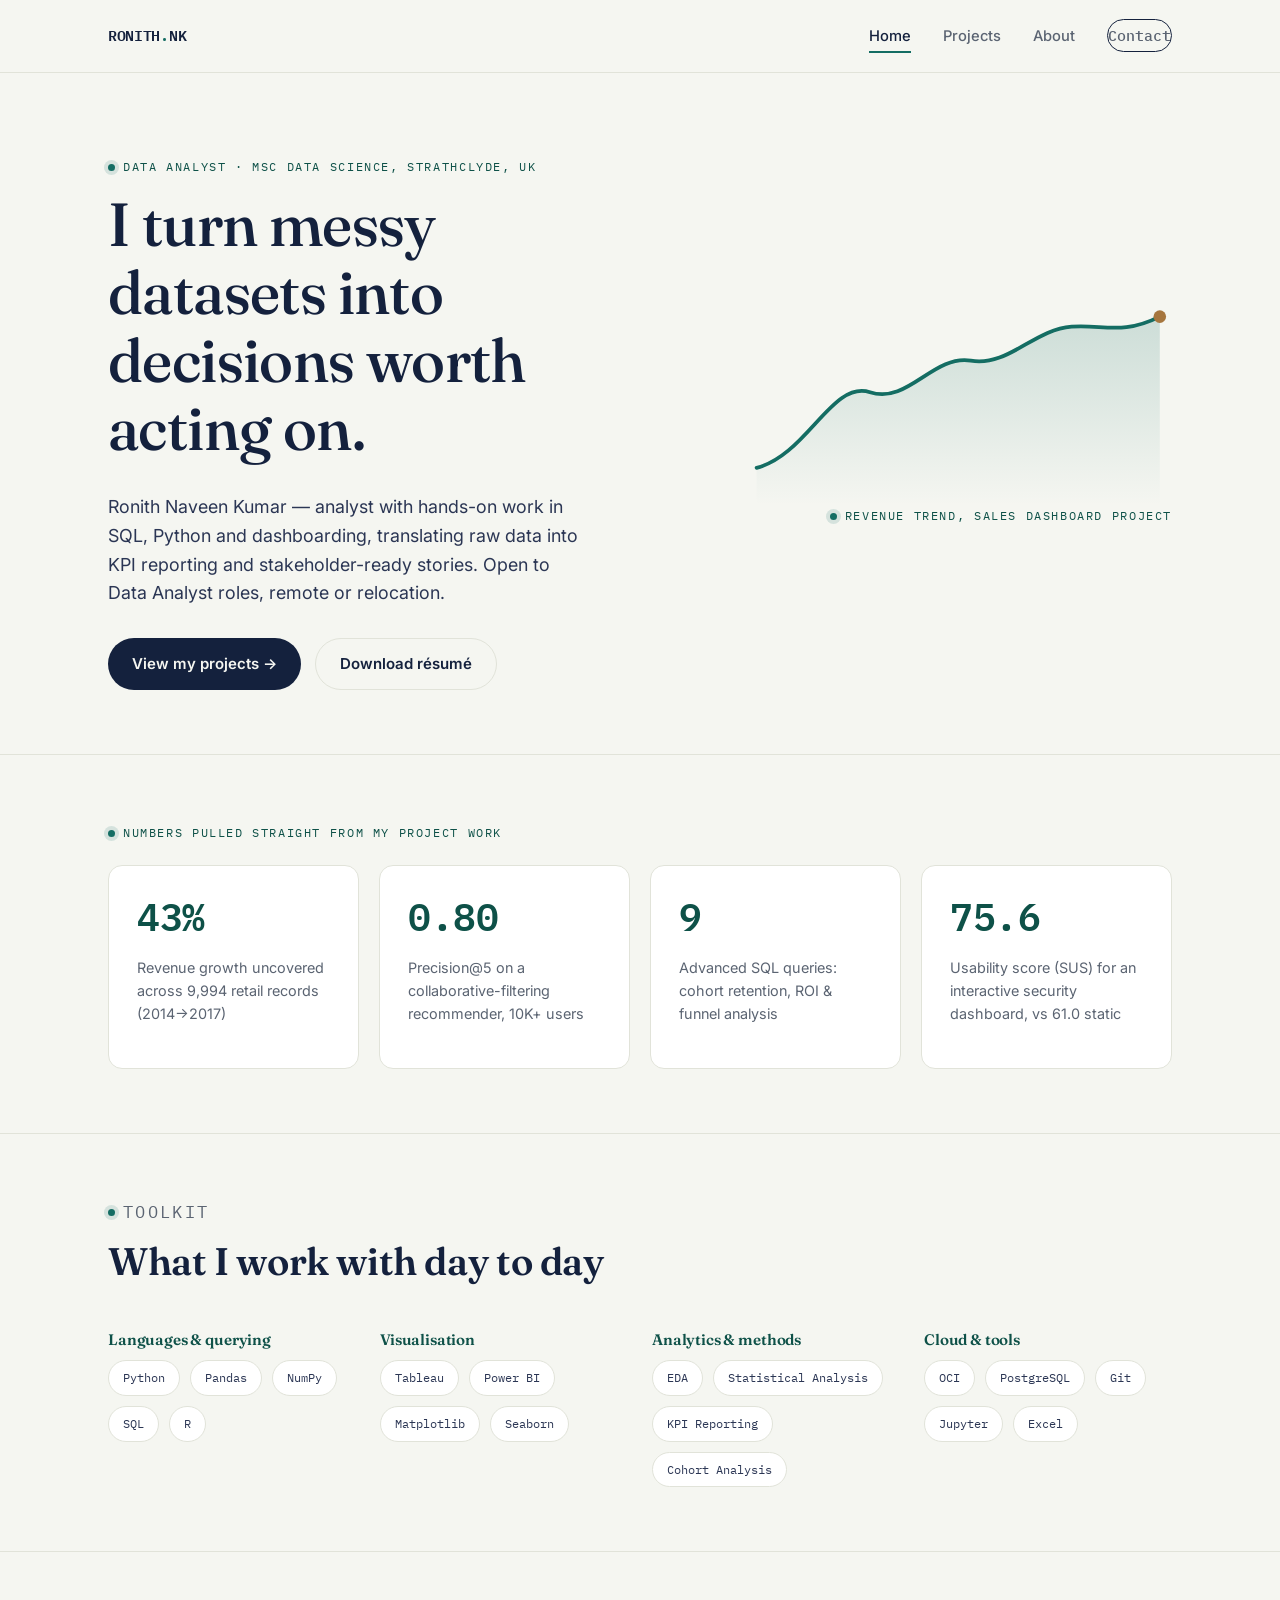
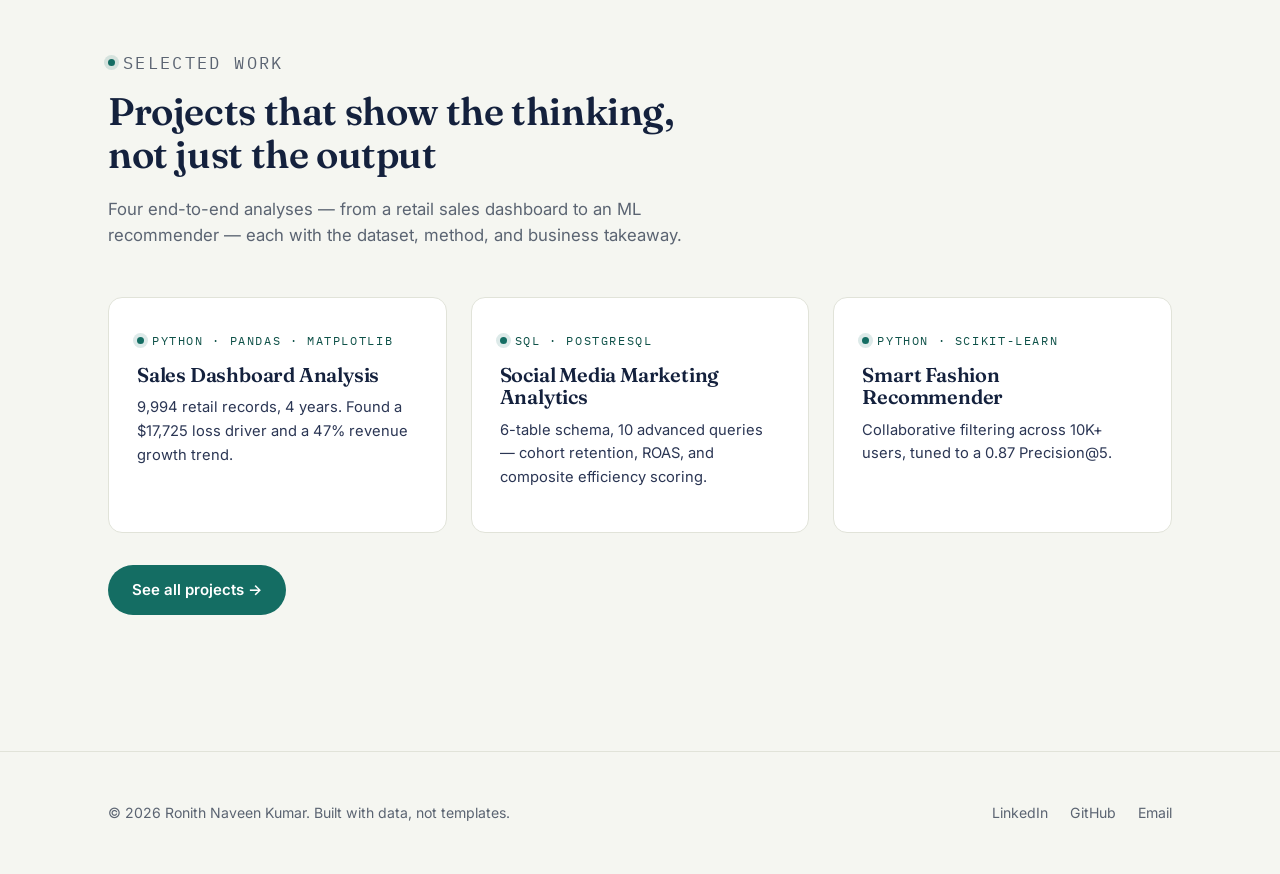
<file: index.html>
<!DOCTYPE html>
<html lang="en">
<head>
<meta charset="UTF-8">
<meta name="viewport" content="width=device-width, initial-scale=1.0">
<title>Ronith Naveen Kumar — Data Analyst</title>
<meta name="description" content="Portfolio of Ronith Naveen Kumar, MSc Data Science graduate and Data Analyst — SQL, Python, Tableau & Power BI.">
<link rel="preconnect" href="https://fonts.googleapis.com">
<link href="https://fonts.googleapis.com/css2?family=Fraunces:opsz,wght@9..144,400;9..144,500;9..144,600&family=Inter:wght@400;500;600;700&family=IBM+Plex+Mono:wght@400;500;600&display=swap" rel="stylesheet">
<link rel="stylesheet" href="style.css">
</head>
<body>

<nav class="site-nav">
  <div class="wrap">
    <a href="index.html" class="nav-mark">RONITH<span>.</span>NK</a>
    <ul class="nav-links">
      <li><a href="index.html" class="active">Home</a></li>
      <li><a href="projects.html">Projects</a></li>
      <li><a href="about.html">About</a></li>
      <li><a href="contact.html" class="nav-cta">Contact</a></li>
    </ul>
    <button class="nav-toggle" aria-label="Toggle menu">☰</button>
  </div>
</nav>

<!-- ============ HERO ============ -->
<header class="section-tight" style="padding-top: 80px; position: relative; overflow: hidden;">
  <div class="wrap" style="display: grid; grid-template-columns: 1.15fr 0.85fr; gap: 56px; align-items: center;">
    <div class="reveal">
      <p class="eyebrow">Data Analyst · MSc Data Science, Strathclyde, UK</p>
      <h1>I turn messy<br>datasets into<br>decisions worth<br>acting on.</h1>
      <p style="font-size: 1.12rem; max-width: 480px; margin-top: 20px;">
        Ronith Naveen Kumar — analyst with hands-on work in SQL, Python and dashboarding,
        translating raw data into KPI reporting and stakeholder-ready stories.
        Open to Data Analyst roles, remote or relocation.
      </p>
      <div style="display: flex; gap: 14px; margin-top: 30px; flex-wrap: wrap;">
        <a href="projects.html" class="btn btn-primary">View my projects →</a>
        <a href="Ronith_Naveen_Kumar_Resume.pdf" class="btn btn-outline" download>Download résumé</a>
      </div>
    </div>

    <div class="reveal reveal-delay-2" style="position: relative;">
      <svg class="hero-spark" viewBox="0 0 340 160" width="100%" style="overflow: visible;">
        <defs>
          <linearGradient id="sparkFade" x1="0" y1="0" x2="0" y2="1">
            <stop offset="0%" stop-color="#146D63" stop-opacity="0.18"/>
            <stop offset="100%" stop-color="#146D63" stop-opacity="0"/>
          </linearGradient>
        </defs>
        <path d="M10,130 C50,120 70,60 100,70 C130,80 150,40 180,45 C210,50 230,20 260,18 C285,16 300,25 330,10"
              fill="none" stroke="#146D63" stroke-width="3" stroke-linecap="round"/>
        <path d="M10,130 C50,120 70,60 100,70 C130,80 150,40 180,45 C210,50 230,20 260,18 C285,16 300,25 330,10 L330,160 L10,160 Z"
              fill="url(#sparkFade)" stroke="none"/>
        <circle cx="330" cy="10" r="5" fill="#A6763E"/>
      </svg>
      <p class="eyebrow" style="margin-top: -6px; justify-content: flex-end; display: flex;">Revenue trend, Sales Dashboard project</p>
    </div>
  </div>
</header>

<hr class="divider">

<!-- ============ KPI TICKER ============ -->
<section class="section-tight">
  <div class="wrap">
    <div class="reveal">
      <p class="eyebrow">Numbers pulled straight from my project work</p>
    </div>
    <div style="display: grid; grid-template-columns: repeat(4, 1fr); gap: 20px; margin-top: 8px;">

      <div class="card reveal reveal-delay-1">
        <h2 style="font-family: var(--font-mono); font-size: 2.4rem; color: var(--teal-dark);">
          <span data-count-to="47" data-suffix="%">0%</span>
        </h2>
        <p style="font-size: 0.9rem; color: var(--muted);">Revenue growth uncovered across 9,994 retail records (2014→2017)</p>
      </div>

      <div class="card reveal reveal-delay-2">
        <h2 style="font-family: var(--font-mono); font-size: 2.4rem; color: var(--teal-dark);">
          <span data-count-to="0.87" data-decimals="2">0.00</span>
        </h2>
        <p style="font-size: 0.9rem; color: var(--muted);">Precision@5 on a collaborative-filtering recommender, 10K+ users</p>
      </div>

      <div class="card reveal reveal-delay-3">
        <h2 style="font-family: var(--font-mono); font-size: 2.4rem; color: var(--teal-dark);">
          <span data-count-to="10">0</span>
        </h2>
        <p style="font-size: 0.9rem; color: var(--muted);">Advanced SQL queries: cohort retention, ROI &amp; funnel analysis</p>
      </div>

      <div class="card reveal reveal-delay-4">
        <h2 style="font-family: var(--font-mono); font-size: 2.4rem; color: var(--teal-dark);">
          <span data-count-to="82.5" data-decimals="1">0.0</span>
        </h2>
        <p style="font-size: 0.9rem; color: var(--muted);">Usability score (SUS) for an interactive security dashboard, vs 61.0 static</p>
      </div>

    </div>
  </div>
</section>

<hr class="divider">

<!-- ============ SKILLS STRIP ============ -->
<section class="section-tight">
  <div class="wrap">
    <div class="section-head reveal">
      <p class="eyebrow">Toolkit</p>
      <h2>What I work with day to day</h2>
    </div>
    <div class="reveal" style="display: grid; grid-template-columns: repeat(4, 1fr); gap: 24px;">
      <div>
        <h3 style="font-size: 0.95rem; color: var(--teal-dark); margin-bottom: 12px;">Languages &amp; querying</h3>
        <div class="chip-row">
          <span class="chip">Python</span><span class="chip">Pandas</span><span class="chip">NumPy</span>
          <span class="chip">SQL</span><span class="chip">R</span>
        </div>
      </div>
      <div>
        <h3 style="font-size: 0.95rem; color: var(--teal-dark); margin-bottom: 12px;">Visualisation</h3>
        <div class="chip-row">
          <span class="chip">Tableau</span><span class="chip">Power BI</span>
          <span class="chip">Matplotlib</span><span class="chip">Seaborn</span>
        </div>
      </div>
      <div>
        <h3 style="font-size: 0.95rem; color: var(--teal-dark); margin-bottom: 12px;">Analytics &amp; methods</h3>
        <div class="chip-row">
          <span class="chip">EDA</span><span class="chip">Statistical Analysis</span>
          <span class="chip">KPI Reporting</span><span class="chip">Cohort Analysis</span>
        </div>
      </div>
      <div>
        <h3 style="font-size: 0.95rem; color: var(--teal-dark); margin-bottom: 12px;">Cloud &amp; tools</h3>
        <div class="chip-row">
          <span class="chip">OCI</span><span class="chip">PostgreSQL</span>
          <span class="chip">Git</span><span class="chip">Jupyter</span><span class="chip">Excel</span>
        </div>
      </div>
    </div>
  </div>
</section>

<hr class="divider">

<!-- ============ FEATURED PROJECTS ============ -->
<section>
  <div class="wrap">
    <div class="section-head reveal">
      <p class="eyebrow">Selected work</p>
      <h2>Projects that show the thinking, not just the output</h2>
      <p>Four end-to-end analyses — from a retail sales dashboard to an ML recommender — each with the dataset, method, and business takeaway.</p>
    </div>

    <div style="display: grid; grid-template-columns: repeat(3, 1fr); gap: 24px;">

      <a href="projects.html#sales-dashboard" class="card reveal reveal-delay-1" style="display: block;">
        <p class="eyebrow">Python · Pandas · Matplotlib</p>
        <h3>Sales Dashboard Analysis</h3>
        <p style="font-size: 0.92rem;">9,994 retail records, 4 years. Found a $17,725 loss driver and a 47% revenue growth trend.</p>
      </a>

      <a href="projects.html#sql-analytics" class="card reveal reveal-delay-2" style="display: block;">
        <p class="eyebrow">SQL · PostgreSQL</p>
        <h3>Social Media Marketing Analytics</h3>
        <p style="font-size: 0.92rem;">6-table schema, 10 advanced queries — cohort retention, ROAS, and composite efficiency scoring.</p>
      </a>

      <a href="projects.html#fashion-recommender" class="card reveal reveal-delay-3" style="display: block;">
        <p class="eyebrow">Python · Scikit-learn</p>
        <h3>Smart Fashion Recommender</h3>
        <p style="font-size: 0.92rem;">Collaborative filtering across 10K+ users, tuned to a 0.87 Precision@5.</p>
      </a>

    </div>

    <div class="reveal" style="margin-top: 32px;">
      <a href="projects.html" class="btn btn-teal">See all projects →</a>
    </div>
  </div>
</section>

<footer>
  <div class="wrap">
    <p>© 2026 Ronith Naveen Kumar. Built with data, not templates.</p>
    <ul class="footer-links">
      <li><a href="https://www.linkedin.com/in/ronithn/" target="_blank" rel="noopener">LinkedIn</a></li>
      <li><a href="https://github.com/Ronith13" target="_blank" rel="noopener">GitHub</a></li>
      <li><a href="mailto:ronith2001@gmail.com">Email</a></li>
    </ul>
  </div>
</footer>

<script src="script.js"></script>
</body>
</html>
</file>
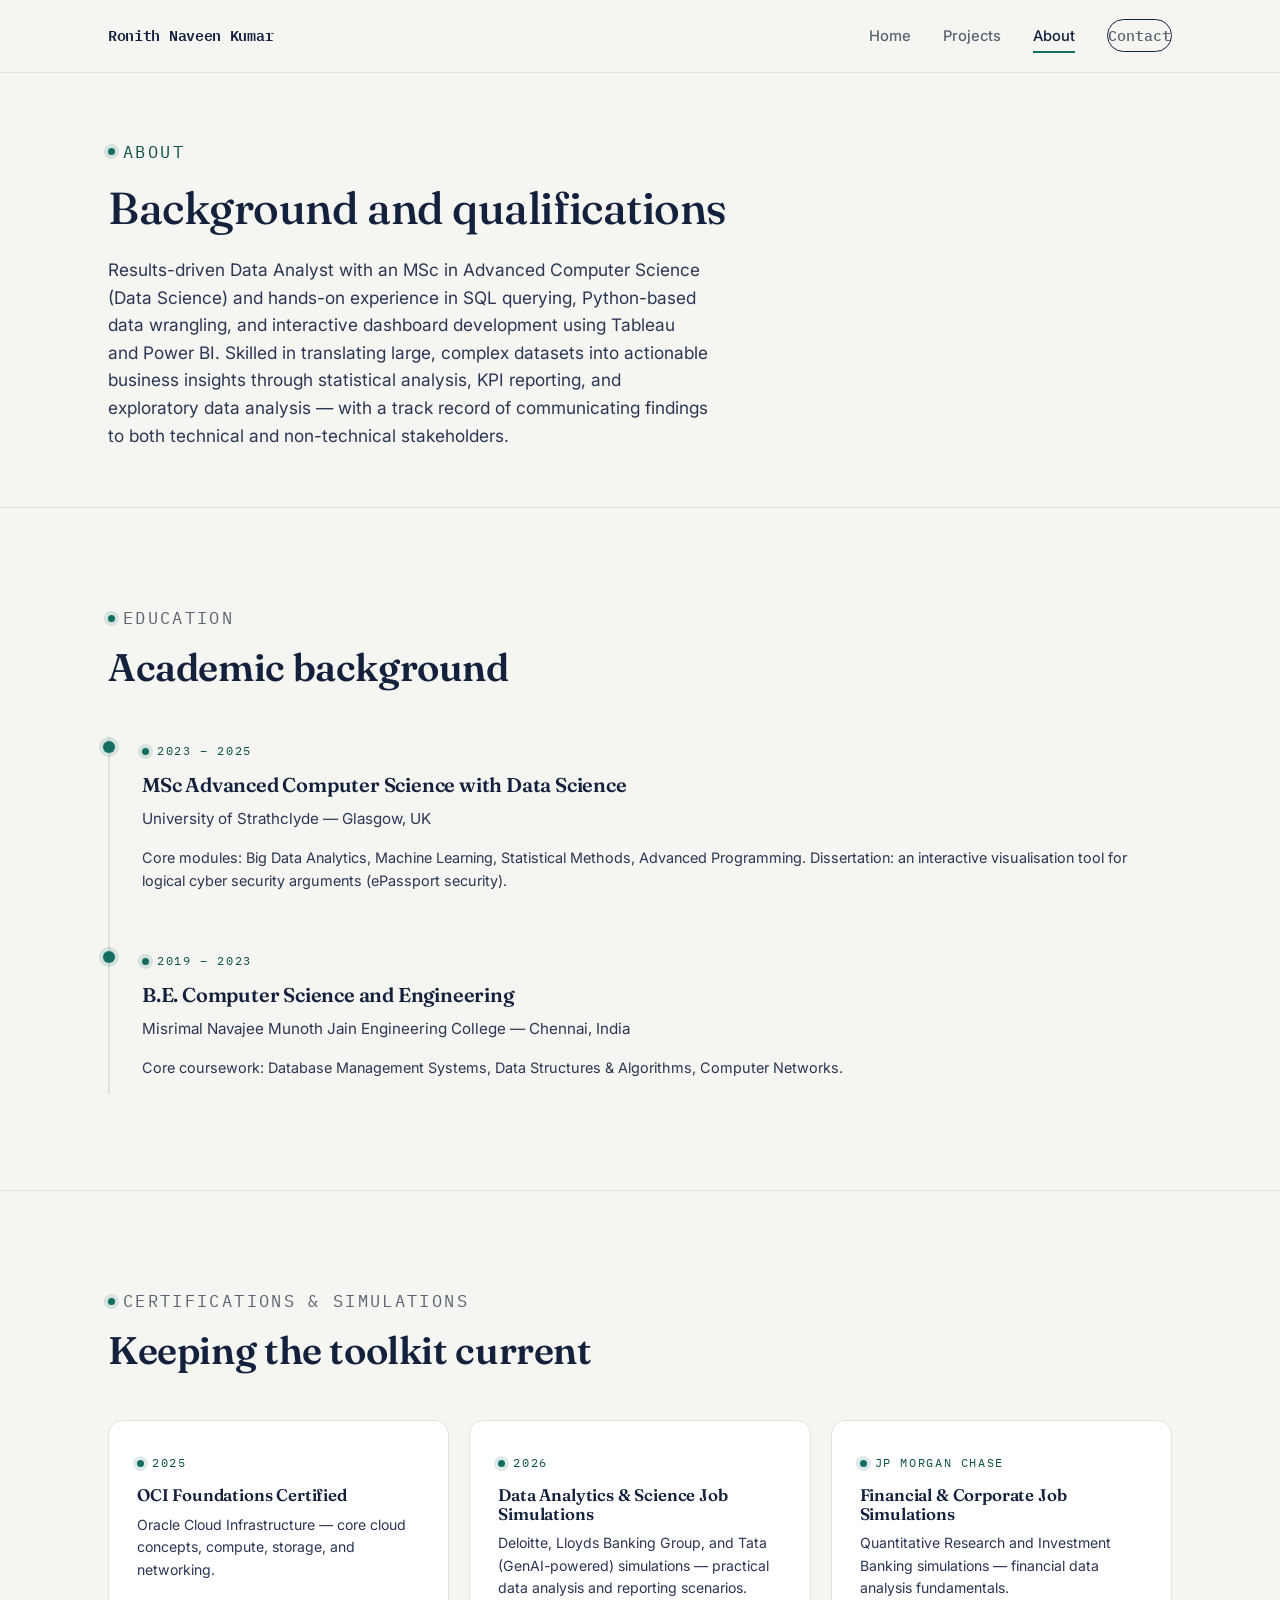
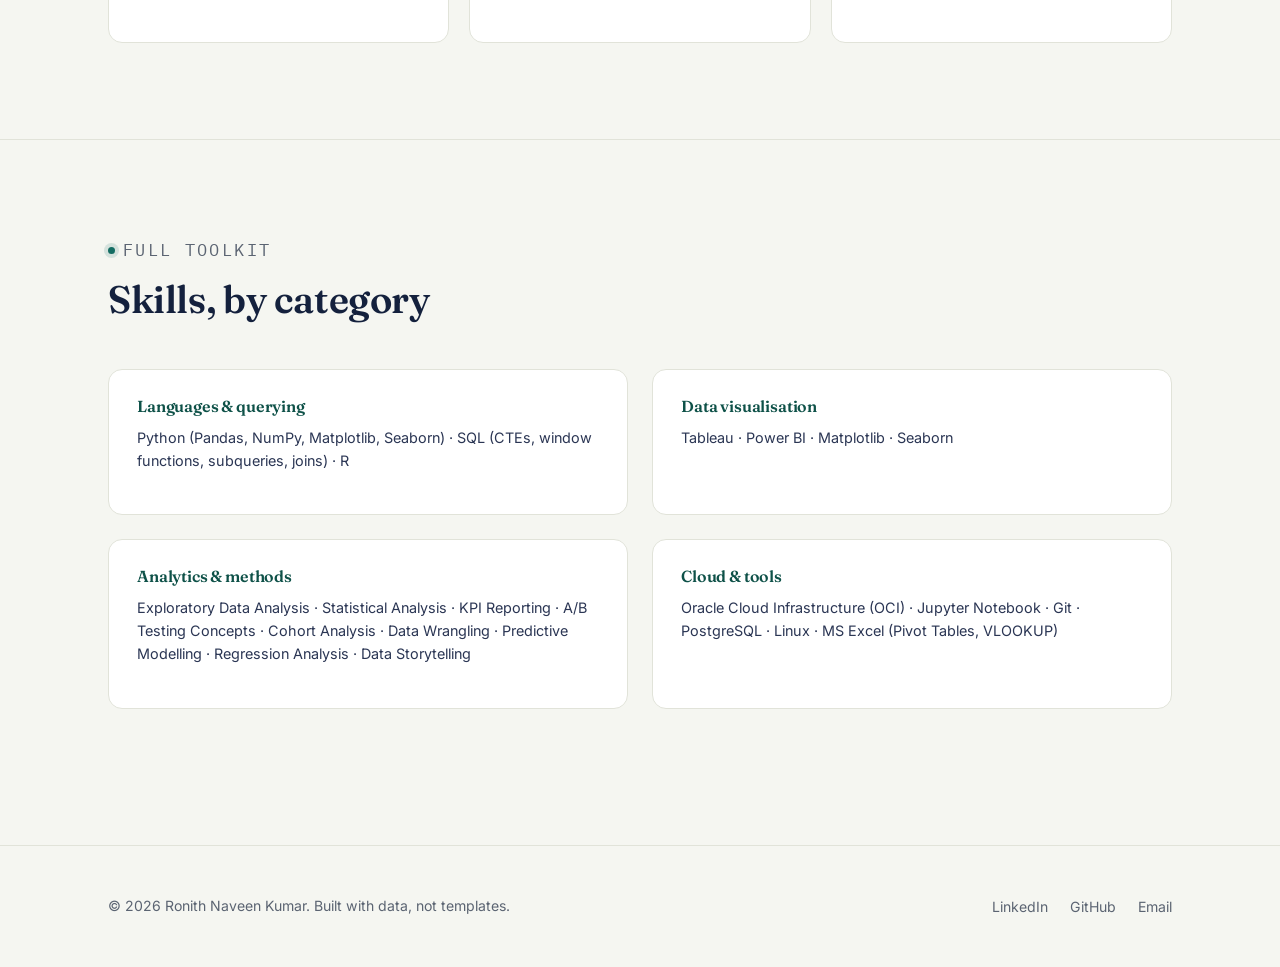
<file: about.html>
<!DOCTYPE html>
<html lang="en">
<head>
<meta charset="UTF-8">
<meta name="viewport" content="width=device-width, initial-scale=1.0">
<title>About — Ronith Naveen Kumar</title>
<meta name="description" content="Background, education, and certifications of Ronith Naveen Kumar, MSc Data Science graduate.">
<link rel="preconnect" href="https://fonts.googleapis.com">
<link href="https://fonts.googleapis.com/css2?family=Fraunces:opsz,wght@9..144,400;9..144,500;9..144,600&family=Inter:wght@400;500;600;700&family=IBM+Plex+Mono:wght@400;500;600&display=swap" rel="stylesheet">
<link rel="stylesheet" href="style.css">
</head>
<body>

<nav class="site-nav">
  <div class="wrap">
    <a href="index.html" class="nav-mark">Ronith Naveen Kumar</a>
    <ul class="nav-links">
      <li><a href="index.html">Home</a></li>
      <li><a href="projects.html">Projects</a></li>
      <li><a href="about.html" class="active">About</a></li>
      <li><a href="contact.html" class="nav-cta">Contact</a></li>
    </ul>
    <button class="nav-toggle" aria-label="Toggle menu">☰</button>
  </div>
</nav>

<div class="page-hero">
  <div class="wrap reveal">
    <p class="eyebrow">About</p>
    <h1 style="font-size: clamp(2rem, 4vw, 2.8rem);">Background and qualifications</h1>
    <p>Results-driven Data Analyst with an MSc in Advanced Computer Science (Data Science) and hands-on experience
    in SQL querying, Python-based data wrangling, and interactive dashboard development using Tableau and Power BI.
    Skilled in translating large, complex datasets into actionable business insights through statistical analysis,
    KPI reporting, and exploratory data analysis — with a track record of communicating findings to both
    technical and non-technical stakeholders.</p>
  </div>
</div>

<!-- ============ EDUCATION TIMELINE ============ -->
<section>
  <div class="wrap">
    <div class="section-head reveal">
      <p class="eyebrow">Education</p>
      <h2>Academic background</h2>
    </div>

    <div style="border-left: 2px solid var(--border); padding-left: 32px; display: flex; flex-direction: column; gap: 40px;">

      <div class="reveal" style="position: relative;">
        <div style="position:absolute; left: -39px; top: 4px; width: 12px; height: 12px; border-radius: 50%; background: var(--teal); box-shadow: 0 0 0 4px var(--teal-glow);"></div>
        <p class="eyebrow">2023 – 2025</p>
        <h3>MSc Advanced Computer Science with Data Science</h3>
        <p style="font-size: 0.95rem;">University of Strathclyde — Glasgow, UK</p>
        <p style="font-size: 0.9rem;">Core modules: Big Data Analytics, Machine Learning, Statistical Methods, Advanced Programming.
        Dissertation: an interactive visualisation tool for logical cyber security arguments (ePassport security).</p>
      </div>

      <div class="reveal reveal-delay-1" style="position: relative;">
        <div style="position:absolute; left: -39px; top: 4px; width: 12px; height: 12px; border-radius: 50%; background: var(--teal); box-shadow: 0 0 0 4px var(--teal-glow);"></div>
        <p class="eyebrow">2019 – 2023</p>
        <h3>B.E. Computer Science and Engineering</h3>
        <p style="font-size: 0.95rem;">Misrimal Navajee Munoth Jain Engineering College — Chennai, India</p>
        <p style="font-size: 0.9rem;">Core coursework: Database Management Systems, Data Structures &amp; Algorithms, Computer Networks.</p>
      </div>

    </div>
  </div>
</section>

<hr class="divider">

<!-- ============ CERTIFICATIONS ============ -->
<section>
  <div class="wrap">
    <div class="section-head reveal">
      <p class="eyebrow">Certifications &amp; simulations</p>
      <h2>Keeping the toolkit current</h2>
    </div>
    <div style="display: grid; grid-template-columns: repeat(3, 1fr); gap: 20px;">
      <div class="card reveal reveal-delay-1">
        <p class="eyebrow">2025</p>
        <h3 style="font-size: 1.05rem;">OCI Foundations Certified</h3>
        <p style="font-size: 0.88rem;">Oracle Cloud Infrastructure — core cloud concepts, compute, storage, and networking.</p>
      </div>
      <div class="card reveal reveal-delay-2">
        <p class="eyebrow">2026</p>
        <h3 style="font-size: 1.05rem;">Data Analytics &amp; Science Job Simulations</h3>
        <p style="font-size: 0.88rem;">Deloitte, Lloyds Banking Group, and Tata (GenAI-powered) simulations — practical data analysis and reporting scenarios.</p>
      </div>
      <div class="card reveal reveal-delay-3">
        <p class="eyebrow">JP Morgan Chase</p>
        <h3 style="font-size: 1.05rem;">Financial &amp; Corporate Job Simulations</h3>
        <p style="font-size: 0.88rem;">Quantitative Research and Investment Banking simulations — financial data analysis fundamentals.</p>
      </div>
    </div>
  </div>
</section>

<hr class="divider">

<!-- ============ FULL SKILLS BREAKDOWN ============ -->
<section>
  <div class="wrap">
    <div class="section-head reveal">
      <p class="eyebrow">Full toolkit</p>
      <h2>Skills, by category</h2>
    </div>
    <div style="display: grid; grid-template-columns: repeat(2, 1fr); gap: 24px;">
      <div class="card reveal reveal-delay-1">
        <h3 style="font-size: 1rem; color: var(--teal-dark);">Languages &amp; querying</h3>
        <p style="font-size: 0.9rem; margin-top: 10px;">Python (Pandas, NumPy, Matplotlib, Seaborn) · SQL (CTEs, window functions, subqueries, joins) · R</p>
      </div>
      <div class="card reveal reveal-delay-2">
        <h3 style="font-size: 1rem; color: var(--teal-dark);">Data visualisation</h3>
        <p style="font-size: 0.9rem; margin-top: 10px;">Tableau · Power BI · Matplotlib · Seaborn</p>
      </div>
      <div class="card reveal reveal-delay-3">
        <h3 style="font-size: 1rem; color: var(--teal-dark);">Analytics &amp; methods</h3>
        <p style="font-size: 0.9rem; margin-top: 10px;">Exploratory Data Analysis · Statistical Analysis · KPI Reporting · A/B Testing Concepts · Cohort Analysis · Data Wrangling · Predictive Modelling · Regression Analysis · Data Storytelling</p>
      </div>
      <div class="card reveal reveal-delay-4">
        <h3 style="font-size: 1rem; color: var(--teal-dark);">Cloud &amp; tools</h3>
        <p style="font-size: 0.9rem; margin-top: 10px;">Oracle Cloud Infrastructure (OCI) · Jupyter Notebook · Git · PostgreSQL · Linux · MS Excel (Pivot Tables, VLOOKUP)</p>
      </div>
    </div>
  </div>
</section>

<footer>
  <div class="wrap">
    <p>© 2026 Ronith Naveen Kumar. Built with data, not templates.</p>
    <ul class="footer-links">
      <li><a href="https://www.linkedin.com/in/ronithn/" target="_blank" rel="noopener">LinkedIn</a></li>
      <li><a href="https://github.com/Ronith13" target="_blank" rel="noopener">GitHub</a></li>
      <li><a href="mailto:ronith2001@gmail.com">Email</a></li>
    </ul>
  </div>
</footer>

<script src="script.js"></script>
</body>
</html>
</file>
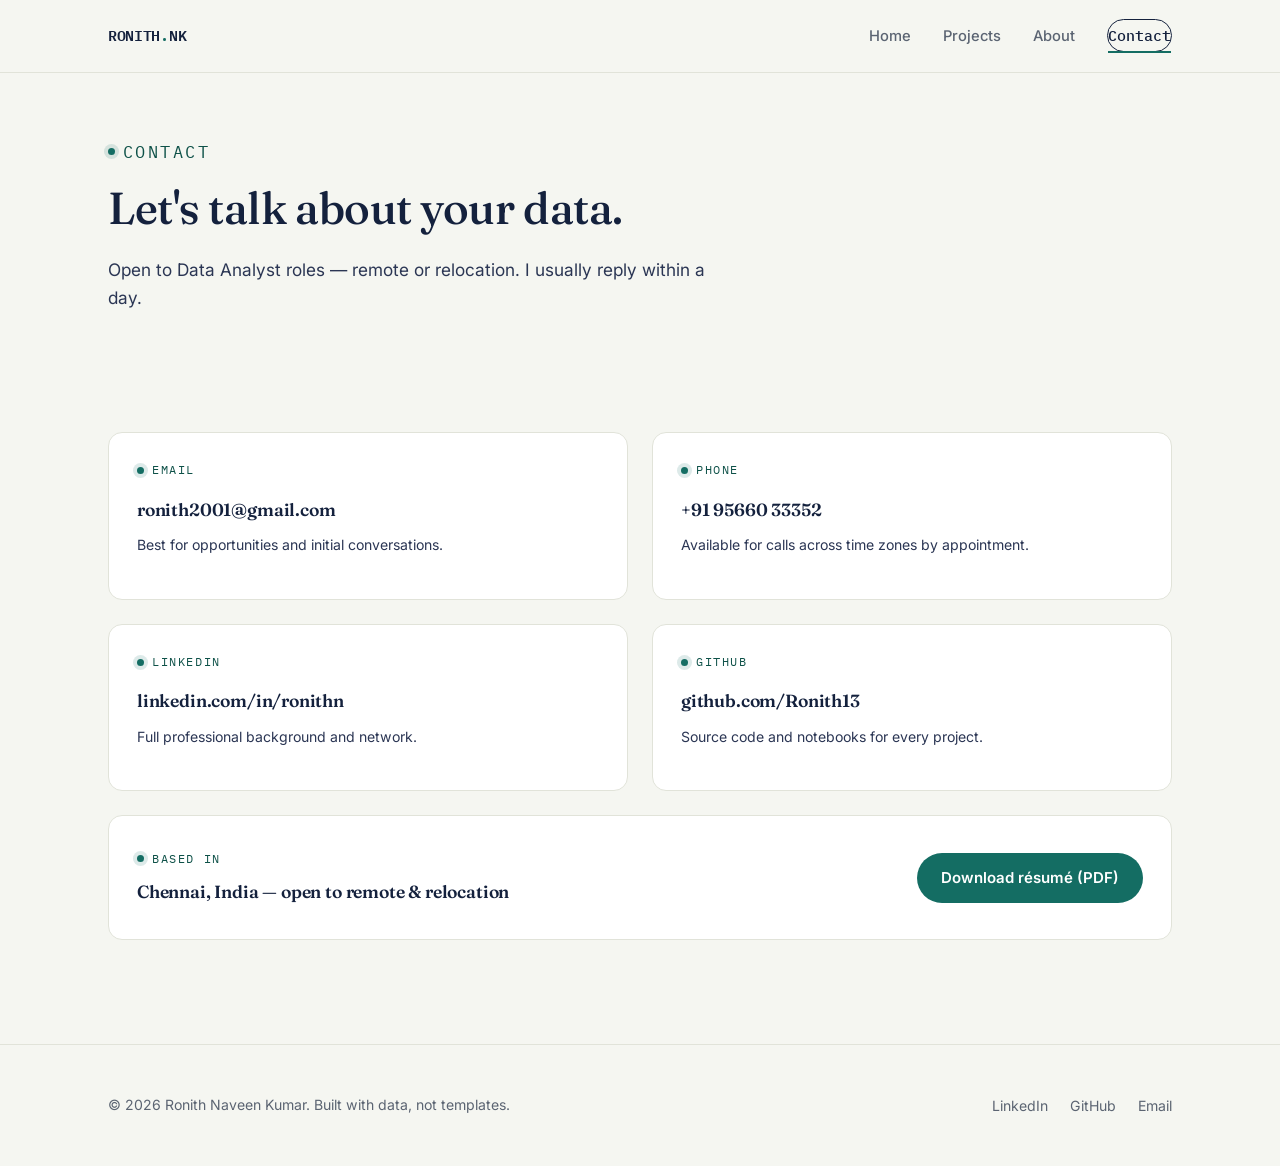
<file: contact.html>
<!DOCTYPE html>
<html lang="en">
<head>
<meta charset="UTF-8">
<meta name="viewport" content="width=device-width, initial-scale=1.0">
<title>Contact — Ronith Naveen Kumar</title>
<meta name="description" content="Get in touch with Ronith Naveen Kumar for Data Analyst opportunities.">
<link rel="preconnect" href="https://fonts.googleapis.com">
<link href="https://fonts.googleapis.com/css2?family=Fraunces:opsz,wght@9..144,400;9..144,500;9..144,600&family=Inter:wght@400;500;600;700&family=IBM+Plex+Mono:wght@400;500;600&display=swap" rel="stylesheet">
<link rel="stylesheet" href="style.css">
</head>
<body>

<nav class="site-nav">
  <div class="wrap">
    <a href="index.html" class="nav-mark">RONITH<span>.</span>NK</a>
    <ul class="nav-links">
      <li><a href="index.html">Home</a></li>
      <li><a href="projects.html">Projects</a></li>
      <li><a href="about.html">About</a></li>
      <li><a href="contact.html" class="nav-cta active">Contact</a></li>
    </ul>
    <button class="nav-toggle" aria-label="Toggle menu">☰</button>
  </div>
</nav>

<div class="page-hero" style="border-bottom: none;">
  <div class="wrap reveal">
    <p class="eyebrow">Contact</p>
    <h1 style="font-size: clamp(2rem, 4vw, 2.8rem);">Let's talk about your data.</h1>
    <p>Open to Data Analyst roles — remote or relocation. I usually reply within a day.</p>
  </div>
</div>

<section class="section-tight">
  <div class="wrap" style="display: grid; grid-template-columns: 1fr 1fr; gap: 24px;">

    <a href="mailto:ronith2001@gmail.com" class="card reveal" style="display: flex; flex-direction: column; gap: 6px;">
      <p class="eyebrow">Email</p>
      <h3 style="font-size: 1.1rem;">ronith2001@gmail.com</h3>
      <p style="font-size: 0.88rem;">Best for opportunities and initial conversations.</p>
    </a>

    <a href="tel:+919566033352" class="card reveal reveal-delay-1" style="display: flex; flex-direction: column; gap: 6px;">
      <p class="eyebrow">Phone</p>
      <h3 style="font-size: 1.1rem;">+91 95660 33352</h3>
      <p style="font-size: 0.88rem;">Available for calls across time zones by appointment.</p>
    </a>

    <a href="https://www.linkedin.com/in/ronithn/" target="_blank" rel="noopener" class="card reveal reveal-delay-2" style="display: flex; flex-direction: column; gap: 6px;">
      <p class="eyebrow">LinkedIn</p>
      <h3 style="font-size: 1.1rem;">linkedin.com/in/ronithn</h3>
      <p style="font-size: 0.88rem;">Full professional background and network.</p>
    </a>

    <a href="https://github.com/Ronith13" target="_blank" rel="noopener" class="card reveal reveal-delay-3" style="display: flex; flex-direction: column; gap: 6px;">
      <p class="eyebrow">GitHub</p>
      <h3 style="font-size: 1.1rem;">github.com/Ronith13</h3>
      <p style="font-size: 0.88rem;">Source code and notebooks for every project.</p>
    </a>

  </div>

  <div class="wrap reveal reveal-delay-4" style="margin-top: 24px;">
    <div class="card" style="display: flex; align-items: center; justify-content: space-between; flex-wrap: wrap; gap: 16px;">
      <div>
        <p class="eyebrow">Based in</p>
        <h3 style="font-size: 1.1rem;">Chennai, India — open to remote &amp; relocation</h3>
      </div>
      <a href="Ronith_Naveen_Kumar_Resume.pdf" class="btn btn-teal" download>Download résumé (PDF)</a>
    </div>
  </div>
</section>

<footer>
  <div class="wrap">
    <p>© 2026 Ronith Naveen Kumar. Built with data, not templates.</p>
    <ul class="footer-links">
      <li><a href="https://www.linkedin.com/in/ronithn/" target="_blank" rel="noopener">LinkedIn</a></li>
      <li><a href="https://github.com/Ronith13" target="_blank" rel="noopener">GitHub</a></li>
      <li><a href="mailto:ronith2001@gmail.com">Email</a></li>
    </ul>
  </div>
</footer>

<script src="script.js"></script>
</body>
</html>
</file>
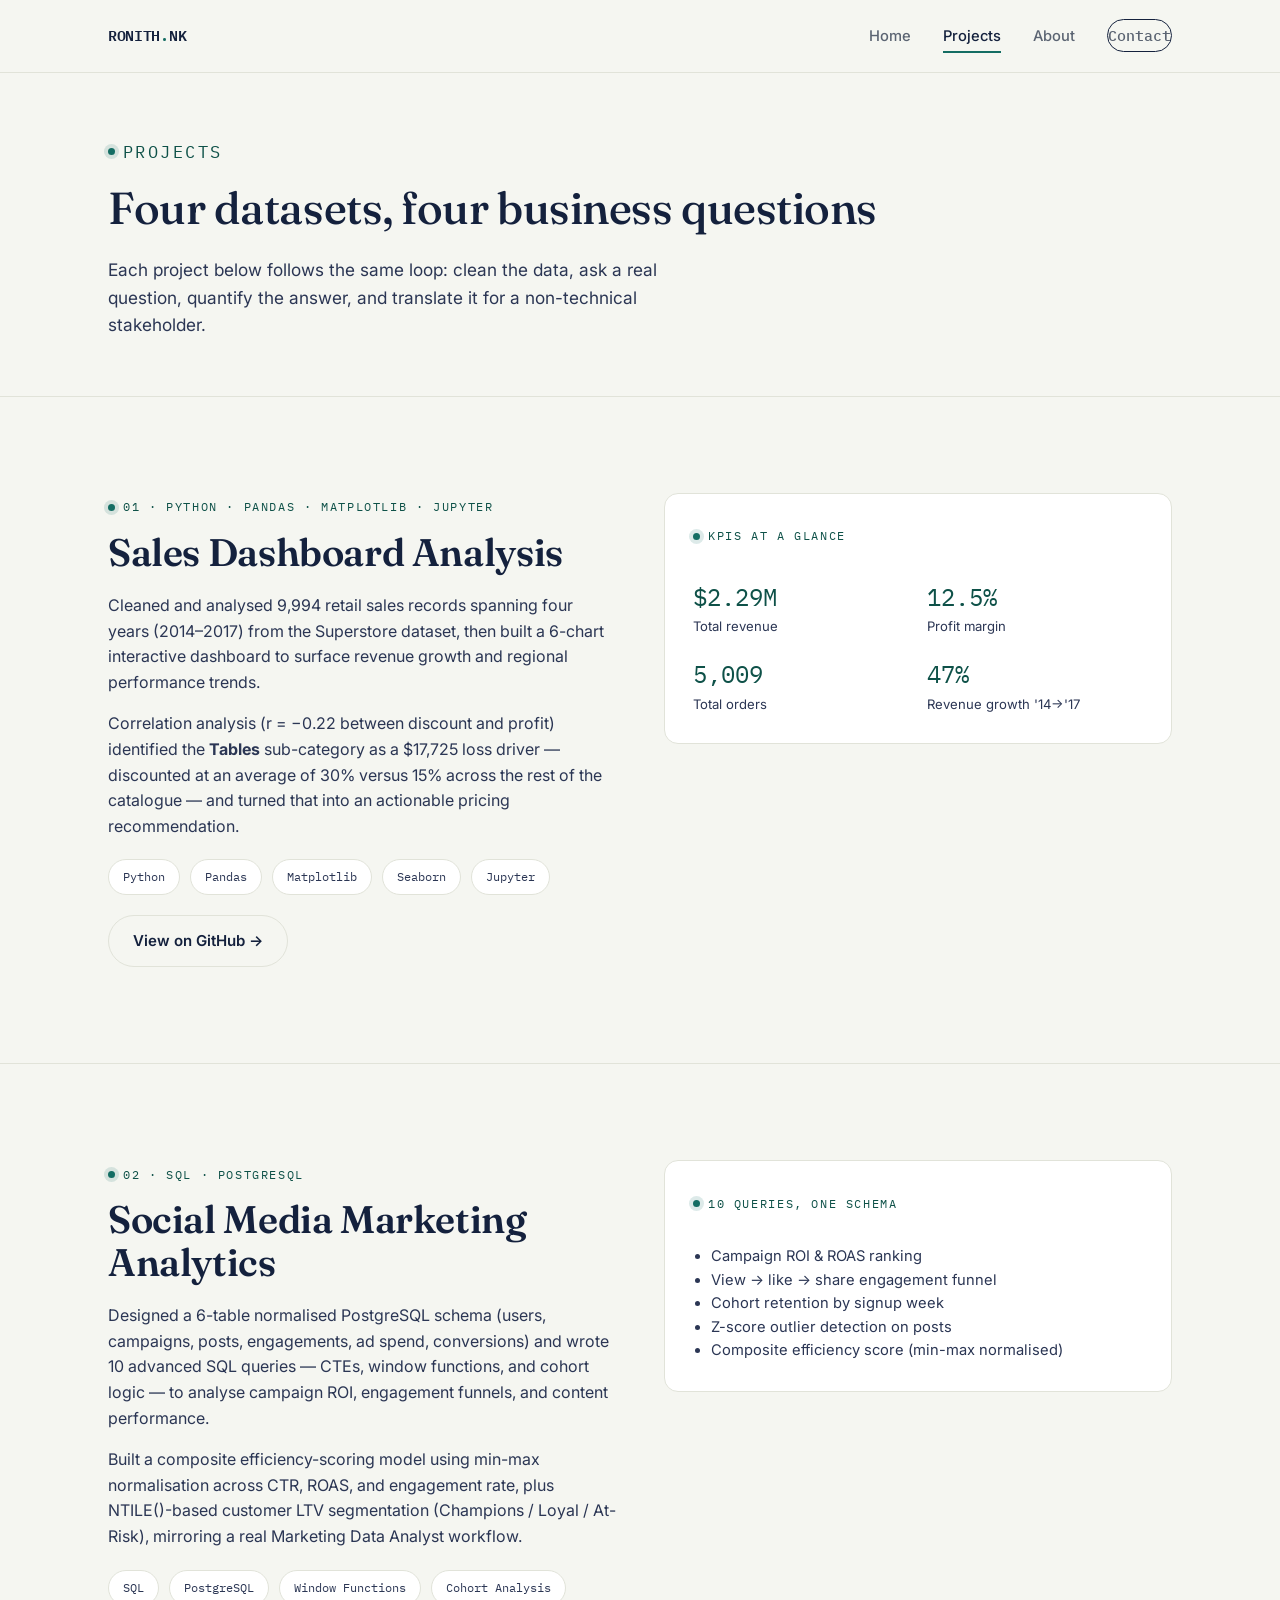
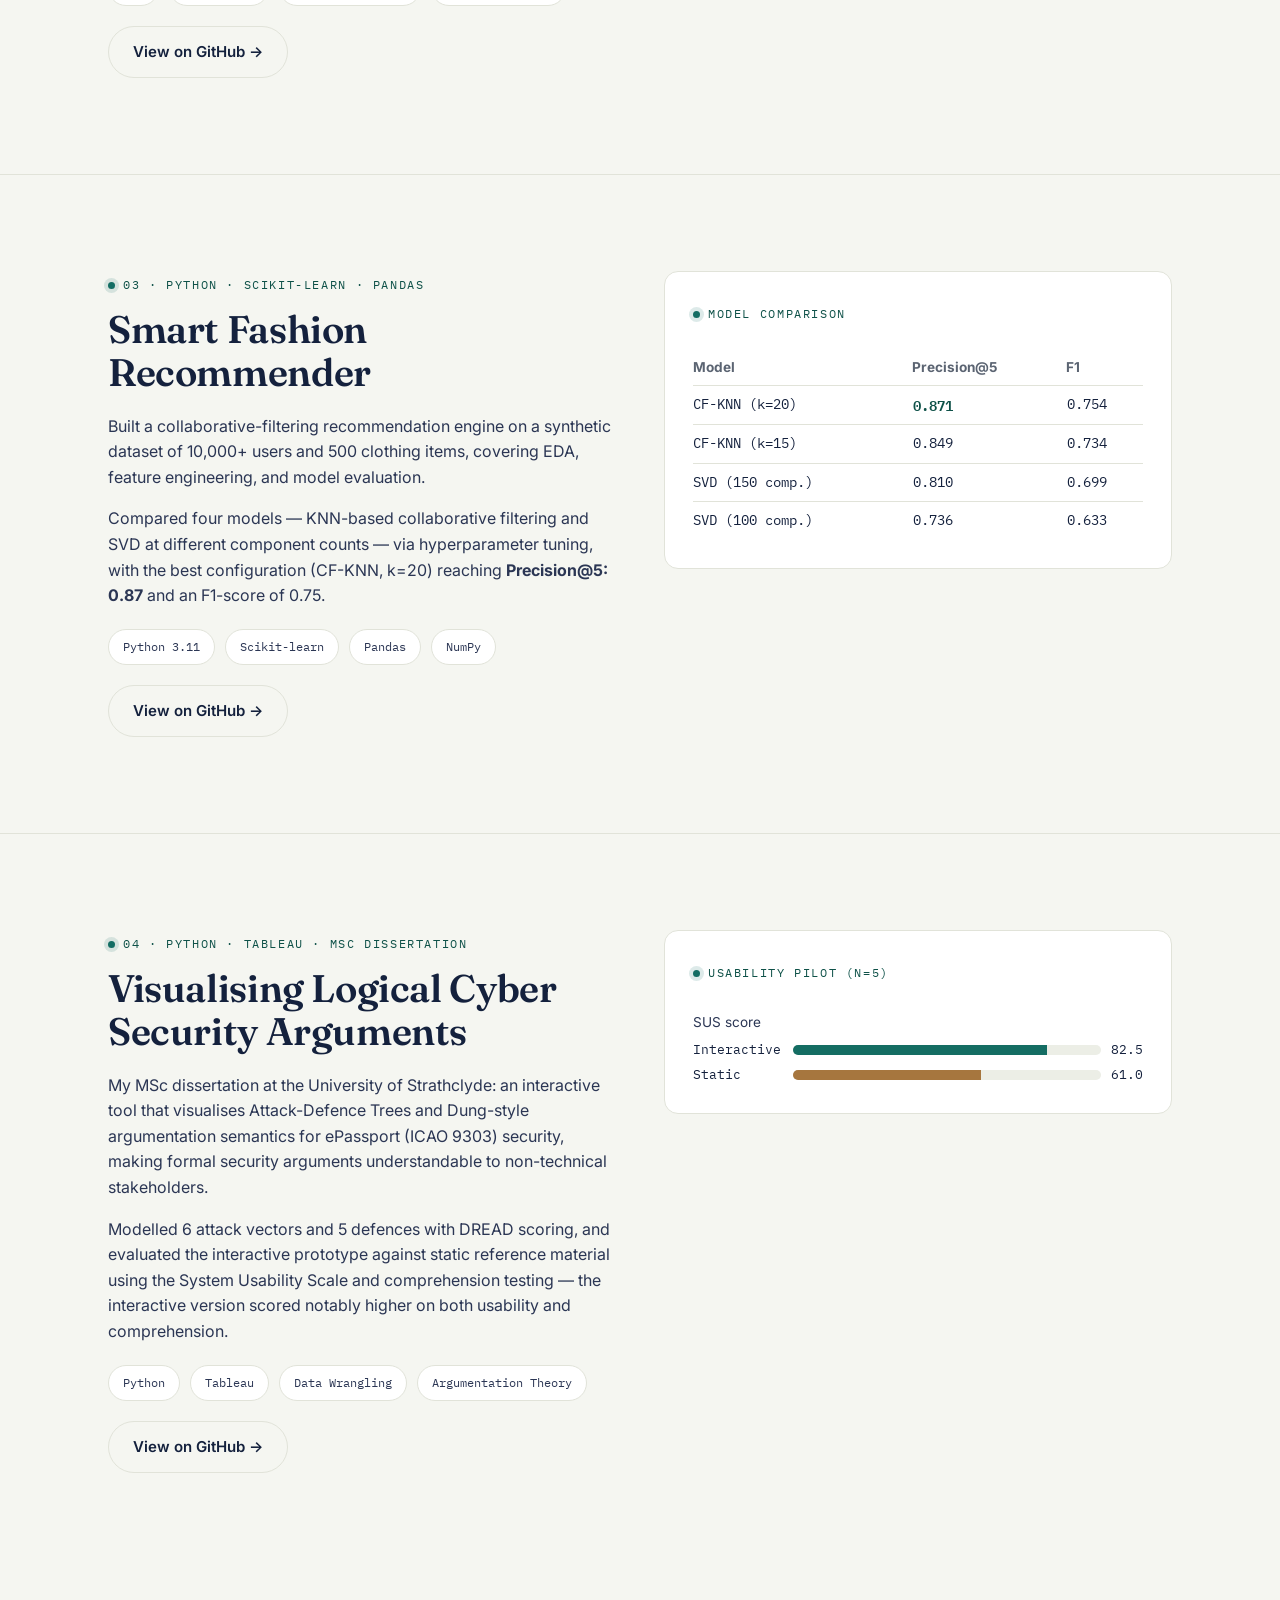
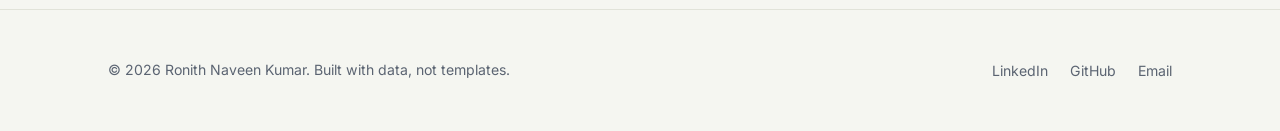
<file: projects.html>
<!DOCTYPE html>
<html lang="en">
<head>
<meta charset="UTF-8">
<meta name="viewport" content="width=device-width, initial-scale=1.0">
<title>Projects — Ronith Naveen Kumar</title>
<meta name="description" content="Data analytics and machine learning projects by Ronith Naveen Kumar.">
<link rel="preconnect" href="https://fonts.googleapis.com">
<link href="https://fonts.googleapis.com/css2?family=Fraunces:opsz,wght@9..144,400;9..144,500;9..144,600&family=Inter:wght@400;500;600;700&family=IBM+Plex+Mono:wght@400;500;600&display=swap" rel="stylesheet">
<link rel="stylesheet" href="style.css">
</head>
<body>

<nav class="site-nav">
  <div class="wrap">
    <a href="index.html" class="nav-mark">RONITH<span>.</span>NK</a>
    <ul class="nav-links">
      <li><a href="index.html">Home</a></li>
      <li><a href="projects.html" class="active">Projects</a></li>
      <li><a href="about.html">About</a></li>
      <li><a href="contact.html" class="nav-cta">Contact</a></li>
    </ul>
    <button class="nav-toggle" aria-label="Toggle menu">☰</button>
  </div>
</nav>

<div class="page-hero">
  <div class="wrap reveal">
    <p class="eyebrow">Projects</p>
    <h1 style="font-size: clamp(2rem, 4vw, 2.8rem);">Four datasets, four business questions</h1>
    <p>Each project below follows the same loop: clean the data, ask a real question, quantify the answer, and translate it for a non-technical stakeholder.</p>
  </div>
</div>

<!-- ============ PROJECT 1 ============ -->
<section id="sales-dashboard">
  <div class="wrap">
    <div class="reveal" style="display: grid; grid-template-columns: 1fr 1fr; gap: 48px; align-items: start;">
      <div>
        <p class="eyebrow">01 · Python · Pandas · Matplotlib · Jupyter</p>
        <h2>Sales Dashboard Analysis</h2>
        <p>Cleaned and analysed 9,994 retail sales records spanning four years (2014–2017) from the Superstore dataset,
        then built a 6-chart interactive dashboard to surface revenue growth and regional performance trends.</p>
        <p>Correlation analysis (r = −0.22 between discount and profit) identified the <strong>Tables</strong>
        sub-category as a $17,725 loss driver — discounted at an average of 30% versus 15% across the rest of the
        catalogue — and turned that into an actionable pricing recommendation.</p>
        <div class="chip-row" style="margin: 20px 0;">
          <span class="chip">Python</span><span class="chip">Pandas</span><span class="chip">Matplotlib</span><span class="chip">Seaborn</span><span class="chip">Jupyter</span>
        </div>
        <a href="https://github.com/Ronith13/sales-dashboard-analysis" target="_blank" rel="noopener" class="btn btn-outline">View on GitHub →</a>
      </div>
      <div class="card">
        <p class="eyebrow">KPIs at a glance</p>
        <div style="display: grid; grid-template-columns: 1fr 1fr; gap: 18px; margin-top: 18px;">
          <div><p style="font-family: var(--font-mono); font-size: 1.5rem; color: var(--teal-dark); margin: 0;">$2.29M</p><p style="font-size: 0.82rem; margin:0;">Total revenue</p></div>
          <div><p style="font-family: var(--font-mono); font-size: 1.5rem; color: var(--teal-dark); margin: 0;">12.5%</p><p style="font-size: 0.82rem; margin:0;">Profit margin</p></div>
          <div><p style="font-family: var(--font-mono); font-size: 1.5rem; color: var(--teal-dark); margin: 0;">5,009</p><p style="font-size: 0.82rem; margin:0;">Total orders</p></div>
          <div><p style="font-family: var(--font-mono); font-size: 1.5rem; color: var(--teal-dark); margin: 0;">47%</p><p style="font-size: 0.82rem; margin:0;">Revenue growth '14→'17</p></div>
        </div>
      </div>
    </div>
  </div>
</section>

<hr class="divider">

<!-- ============ PROJECT 2 ============ -->
<section id="sql-analytics">
  <div class="wrap">
    <div class="reveal" style="display: grid; grid-template-columns: 1fr 1fr; gap: 48px; align-items: start;">
      <div class="card" style="order: 2;">
        <p class="eyebrow">10 queries, one schema</p>
        <ul style="padding-left: 18px; color: var(--ink-soft); font-size: 0.92rem; margin: 18px 0 0;">
          <li>Campaign ROI &amp; ROAS ranking</li>
          <li>View → like → share engagement funnel</li>
          <li>Cohort retention by signup week</li>
          <li>Z-score outlier detection on posts</li>
          <li>Composite efficiency score (min-max normalised)</li>
        </ul>
      </div>
      <div style="order: 1;">
        <p class="eyebrow">02 · SQL · PostgreSQL</p>
        <h2>Social Media Marketing Analytics</h2>
        <p>Designed a 6-table normalised PostgreSQL schema (users, campaigns, posts, engagements, ad spend, conversions)
        and wrote 10 advanced SQL queries — CTEs, window functions, and cohort logic — to analyse campaign ROI,
        engagement funnels, and content performance.</p>
        <p>Built a composite efficiency-scoring model using min-max normalisation across CTR, ROAS, and engagement rate,
        plus NTILE()-based customer LTV segmentation (Champions / Loyal / At-Risk), mirroring a real Marketing
        Data Analyst workflow.</p>
        <div class="chip-row" style="margin: 20px 0;">
          <span class="chip">SQL</span><span class="chip">PostgreSQL</span><span class="chip">Window Functions</span><span class="chip">Cohort Analysis</span>
        </div>
        <a href="https://github.com/Ronith13/social-media-marketing-sql-analytics" target="_blank" rel="noopener" class="btn btn-outline">View on GitHub →</a>
      </div>
    </div>
  </div>
</section>

<hr class="divider">

<!-- ============ PROJECT 3 ============ -->
<section id="fashion-recommender">
  <div class="wrap">
    <div class="reveal" style="display: grid; grid-template-columns: 1fr 1fr; gap: 48px; align-items: start;">
      <div>
        <p class="eyebrow">03 · Python · Scikit-learn · Pandas</p>
        <h2>Smart Fashion Recommender</h2>
        <p>Built a collaborative-filtering recommendation engine on a synthetic dataset of 10,000+ users and 500
        clothing items, covering EDA, feature engineering, and model evaluation.</p>
        <p>Compared four models — KNN-based collaborative filtering and SVD at different component counts —
        via hyperparameter tuning, with the best configuration (CF-KNN, k=20) reaching <strong>Precision@5: 0.87</strong>
        and an F1-score of 0.75.</p>
        <div class="chip-row" style="margin: 20px 0;">
          <span class="chip">Python 3.11</span><span class="chip">Scikit-learn</span><span class="chip">Pandas</span><span class="chip">NumPy</span>
        </div>
        <a href="https://github.com/Ronith13/smart-fashion-recommender" target="_blank" rel="noopener" class="btn btn-outline">View on GitHub →</a>
      </div>
      <div class="card">
        <p class="eyebrow">Model comparison</p>
        <table style="width: 100%; margin-top: 14px; font-size: 0.85rem; border-collapse: collapse;">
          <thead>
            <tr style="text-align: left; color: var(--muted);">
              <th style="padding: 6px 0; border-bottom: 1px solid var(--border);">Model</th>
              <th style="padding: 6px 0; border-bottom: 1px solid var(--border);">Precision@5</th>
              <th style="padding: 6px 0; border-bottom: 1px solid var(--border);">F1</th>
            </tr>
          </thead>
          <tbody style="font-family: var(--font-mono);">
            <tr><td style="padding: 8px 0; border-bottom: 1px solid var(--border);">CF-KNN (k=20)</td><td style="border-bottom: 1px solid var(--border); color: var(--teal-dark); font-weight: 600;">0.871</td><td style="border-bottom: 1px solid var(--border);">0.754</td></tr>
            <tr><td style="padding: 8px 0; border-bottom: 1px solid var(--border);">CF-KNN (k=15)</td><td style="border-bottom: 1px solid var(--border);">0.849</td><td style="border-bottom: 1px solid var(--border);">0.734</td></tr>
            <tr><td style="padding: 8px 0; border-bottom: 1px solid var(--border);">SVD (150 comp.)</td><td style="border-bottom: 1px solid var(--border);">0.810</td><td style="border-bottom: 1px solid var(--border);">0.699</td></tr>
            <tr><td style="padding: 8px 0;">SVD (100 comp.)</td><td>0.736</td><td>0.633</td></tr>
          </tbody>
        </table>
      </div>
    </div>
  </div>
</section>

<hr class="divider">

<!-- ============ PROJECT 4 ============ -->
<section id="cyber-security">
  <div class="wrap">
    <div class="reveal" style="display: grid; grid-template-columns: 1fr 1fr; gap: 48px; align-items: start;">
      <div class="card" style="order: 2;">
        <p class="eyebrow">Usability pilot (n=5)</p>
        <div style="margin-top: 16px;">
          <p style="font-size: 0.85rem; margin-bottom: 6px;">SUS score</p>
          <div style="display: flex; align-items: center; gap: 10px; margin-bottom: 4px;">
            <span style="width: 90px; font-family: var(--font-mono); font-size: 0.8rem;">Interactive</span>
            <div style="flex:1; background: var(--bg-alt); border-radius: 6px; height: 10px; overflow: hidden;">
              <div style="width: 82.5%; background: var(--teal); height: 100%;"></div>
            </div>
            <span style="font-family: var(--font-mono); font-size: 0.8rem;">82.5</span>
          </div>
          <div style="display: flex; align-items: center; gap: 10px;">
            <span style="width: 90px; font-family: var(--font-mono); font-size: 0.8rem;">Static</span>
            <div style="flex:1; background: var(--bg-alt); border-radius: 6px; height: 10px; overflow: hidden;">
              <div style="width: 61%; background: var(--ochre); height: 100%;"></div>
            </div>
            <span style="font-family: var(--font-mono); font-size: 0.8rem;">61.0</span>
          </div>
        </div>
      </div>
      <div style="order: 1;">
        <p class="eyebrow">04 · Python · Tableau · MSc Dissertation</p>
        <h2>Visualising Logical Cyber Security Arguments</h2>
        <p>My MSc dissertation at the University of Strathclyde: an interactive tool that visualises Attack-Defence
        Trees and Dung-style argumentation semantics for ePassport (ICAO 9303) security, making formal security
        arguments understandable to non-technical stakeholders.</p>
        <p>Modelled 6 attack vectors and 5 defences with DREAD scoring, and evaluated the interactive prototype
        against static reference material using the System Usability Scale and comprehension testing — the
        interactive version scored notably higher on both usability and comprehension.</p>
        <div class="chip-row" style="margin: 20px 0;">
          <span class="chip">Python</span><span class="chip">Tableau</span><span class="chip">Data Wrangling</span><span class="chip">Argumentation Theory</span>
        </div>
        <a href="https://github.com/Ronith13/visualisation-cyber-security-arguments" target="_blank" rel="noopener" class="btn btn-outline">View on GitHub →</a>
      </div>
    </div>
  </div>
</section>

<footer>
  <div class="wrap">
    <p>© 2026 Ronith Naveen Kumar. Built with data, not templates.</p>
    <ul class="footer-links">
      <li><a href="https://www.linkedin.com/in/ronithn/" target="_blank" rel="noopener">LinkedIn</a></li>
      <li><a href="https://github.com/Ronith13" target="_blank" rel="noopener">GitHub</a></li>
      <li><a href="mailto:ronith2001@gmail.com">Email</a></li>
    </ul>
  </div>
</footer>

<script src="script.js"></script>
</body>
</html>
</file>
<file: style.css>
/* ===================================================================
   Ronith Naveen Kumar — Data Analyst Portfolio
   Design tokens
=================================================================== */
:root {
  /* Color */
  --bg:        #F5F6F1;
  --bg-alt:    #ECEEE6;
  --surface:   #FFFFFF;
  --ink:       #14213D;
  --ink-soft:  #2B3654;
  --muted:     #5B6472;
  --border:    #E1E3D9;
  --teal:      #146D63;
  --teal-dark: #0E5148;
  --teal-glow: rgba(20, 109, 99, 0.14);
  --ochre:     #A6763E;
  --ochre-glow:rgba(166, 118, 62, 0.14);

  /* Type */
  --font-display: 'Fraunces', 'Iowan Old Style', Georgia, serif;
  --font-body: 'Inter', -apple-system, BlinkMacSystemFont, 'Segoe UI', sans-serif;
  --font-mono: 'IBM Plex Mono', 'SF Mono', Menlo, monospace;

  /* Layout */
  --max-w: 1120px;
  --radius: 14px;
}

* { box-sizing: border-box; }
html { scroll-behavior: smooth; }

@media (prefers-reduced-motion: reduce) {
  html { scroll-behavior: auto; }
  * { animation-duration: 0.01ms !important; animation-iteration-count: 1 !important; transition-duration: 0.01ms !important; }
}

body {
  margin: 0;
  background: var(--bg);
  color: var(--ink);
  font-family: var(--font-body);
  font-size: 16px;
  line-height: 1.6;
  -webkit-font-smoothing: antialiased;
}

img { max-width: 100%; display: block; }

a { color: inherit; text-decoration: none; }

h1, h2, h3, h4 {
  font-family: var(--font-display);
  font-weight: 600;
  line-height: 1.12;
  margin: 0 0 0.5em;
  letter-spacing: -0.01em;
}

h1 { font-size: clamp(2.4rem, 5vw, 3.8rem); font-weight: 500; }
h2 { font-size: clamp(1.7rem, 3vw, 2.4rem); }
h3 { font-size: 1.25rem; }

p { margin: 0 0 1em; color: var(--ink-soft); }

.eyebrow {
  font-family: var(--font-mono);
  font-size: 0.72rem;
  letter-spacing: 0.14em;
  text-transform: uppercase;
  color: var(--teal-dark);
  display: inline-flex;
  align-items: center;
  gap: 8px;
  margin-bottom: 14px;
}
.eyebrow::before {
  content: '';
  width: 7px;
  height: 7px;
  border-radius: 50%;
  background: var(--teal);
  box-shadow: 0 0 0 4px var(--teal-glow);
}

.wrap {
  max-width: var(--max-w);
  margin: 0 auto;
  padding: 0 28px;
}

/* ---------------- Nav ---------------- */
.site-nav {
  position: sticky;
  top: 0;
  z-index: 50;
  background: rgba(245, 246, 241, 0.86);
  backdrop-filter: blur(10px);
  border-bottom: 1px solid var(--border);
}
.site-nav .wrap {
  display: flex;
  align-items: center;
  justify-content: space-between;
  height: 72px;
}
.nav-mark {
  font-family: var(--font-mono);
  font-size: 0.95rem;
  font-weight: 600;
  color: var(--ink);
  letter-spacing: -0.02em;
}
.nav-mark span { color: var(--teal); }

.nav-links {
  display: flex;
  align-items: center;
  gap: 32px;
  list-style: none;
  margin: 0;
  padding: 0;
}
.nav-links a {
  position: relative;
  font-size: 0.92rem;
  font-weight: 500;
  color: var(--muted);
  padding: 6px 0;
  transition: color 0.2s ease;
}
.nav-links a::after {
  content: '';
  position: absolute;
  left: 0; bottom: -2px;
  width: 0%;
  height: 2px;
  background: var(--teal);
  transition: width 0.25s ease;
}
.nav-links a:hover { color: var(--ink); }
.nav-links a:hover::after { width: 100%; }
.nav-links a.active { color: var(--ink); }
.nav-links a.active::after { width: 100%; }

.nav-cta {
  font-family: var(--font-mono);
  font-size: 0.8rem;
  padding: 9px 16px;
  border: 1px solid var(--ink);
  border-radius: 100px;
  transition: background 0.2s ease, color 0.2s ease;
}
.nav-cta:hover { background: var(--ink); color: var(--bg); }

.nav-toggle { display: none; }

@media (max-width: 780px) {
  .nav-links { display: none; }
  .nav-toggle {
    display: inline-flex;
    background: none; border: 1px solid var(--border);
    border-radius: 8px; padding: 8px 10px; cursor: pointer;
  }
  .nav-links.open {
    display: flex;
    flex-direction: column;
    position: absolute;
    top: 72px; left: 0; right: 0;
    background: var(--bg);
    border-bottom: 1px solid var(--border);
    padding: 18px 28px 24px;
    gap: 18px;
  }
}

/* ---------------- Buttons ---------------- */
.btn {
  display: inline-flex;
  align-items: center;
  gap: 8px;
  font-family: var(--font-body);
  font-weight: 600;
  font-size: 0.94rem;
  padding: 13px 24px;
  border-radius: 100px;
  transition: transform 0.2s ease, box-shadow 0.2s ease, background 0.2s ease;
  cursor: pointer;
  border: none;
}
.btn-primary { background: var(--ink); color: var(--bg); }
.btn-primary:hover { transform: translateY(-2px); box-shadow: 0 10px 24px rgba(20,33,61,0.22); }
.btn-outline { background: transparent; color: var(--ink); border: 1.5px solid var(--border); }
.btn-outline:hover { border-color: var(--ink); transform: translateY(-2px); }
.btn-teal { background: var(--teal); color: #fff; }
.btn-teal:hover { background: var(--teal-dark); transform: translateY(-2px); box-shadow: 0 10px 24px var(--teal-glow); }

/* ---------------- Reveal animation ---------------- */
.reveal {
  opacity: 0;
  transform: translateY(22px);
  transition: opacity 0.7s cubic-bezier(.2,.7,.2,1), transform 0.7s cubic-bezier(.2,.7,.2,1);
}
.reveal.in-view { opacity: 1; transform: translateY(0); }
.reveal-delay-1 { transition-delay: 0.08s; }
.reveal-delay-2 { transition-delay: 0.16s; }
.reveal-delay-3 { transition-delay: 0.24s; }
.reveal-delay-4 { transition-delay: 0.32s; }

/* ---------------- Sections ---------------- */
section { padding: 96px 0; }
.section-tight { padding: 64px 0; }
.section-head { max-width: 620px; margin-bottom: 48px; }
.section-head p { color: var(--muted); font-size: 1.05rem; }

.divider {
  border: none;
  height: 1px;
  background: var(--border);
  margin: 0;
}

/* ---------------- Cards ---------------- */
.card {
  background: var(--surface);
  border: 1px solid var(--border);
  border-radius: var(--radius);
  padding: 28px;
  transition: transform 0.28s ease, box-shadow 0.28s ease, border-color 0.28s ease;
}
.card:hover {
  transform: translateY(-4px);
  box-shadow: 0 20px 40px rgba(20, 33, 61, 0.08);
  border-color: #d3d6ca;
}

/* ---------------- Footer ---------------- */
footer {
  border-top: 1px solid var(--border);
  padding: 48px 0;
  margin-top: 40px;
}
footer .wrap {
  display: flex;
  justify-content: space-between;
  align-items: center;
  flex-wrap: wrap;
  gap: 16px;
}
footer p { margin: 0; color: var(--muted); font-size: 0.88rem; }
.footer-links { display: flex; gap: 22px; list-style: none; padding: 0; margin: 0; }
.footer-links a { color: var(--muted); font-size: 0.88rem; transition: color 0.2s ease; }
.footer-links a:hover { color: var(--teal-dark); }

/* ---------------- Page hero (sub-pages) ---------------- */
.page-hero {
  padding: 64px 0 40px;
  border-bottom: 1px solid var(--border);
}
.page-hero .eyebrow { margin-bottom: 18px; }
.page-hero p { max-width: 600px; font-size: 1.08rem; }

/* ---------------- Chips ---------------- */
.chip-row { display: flex; flex-wrap: wrap; gap: 10px; }
.chip {
  font-family: var(--font-mono);
  font-size: 0.78rem;
  padding: 7px 14px;
  border-radius: 100px;
  border: 1px solid var(--border);
  background: var(--surface);
  color: var(--ink-soft);
}

/* ---------------- Responsive ---------------- */
/* Inline grid-template-columns are collapsed via attribute selectors so this
   works regardless of which element/class the grid lives on. */
@media (max-width: 900px) {
  [style*="grid-template-columns: 1.15fr"],
  [style*="grid-template-columns: 1fr 1fr"] {
    grid-template-columns: 1fr !important;
  }
  [style*="repeat(4, 1fr)"] {
    grid-template-columns: repeat(2, 1fr) !important;
  }
  [style*="repeat(3, 1fr)"] {
    grid-template-columns: 1fr !important;
  }
  [style*="repeat(2, 1fr)"] {
    grid-template-columns: 1fr !important;
  }
  h1 { font-size: clamp(2rem, 8vw, 2.8rem) !important; }
}

@media (max-width: 560px) {
  [style*="repeat(4, 1fr)"] {
    grid-template-columns: 1fr !important;
  }
  section, .section-tight { padding-top: 56px !important; padding-bottom: 56px !important; }
}
</file>
